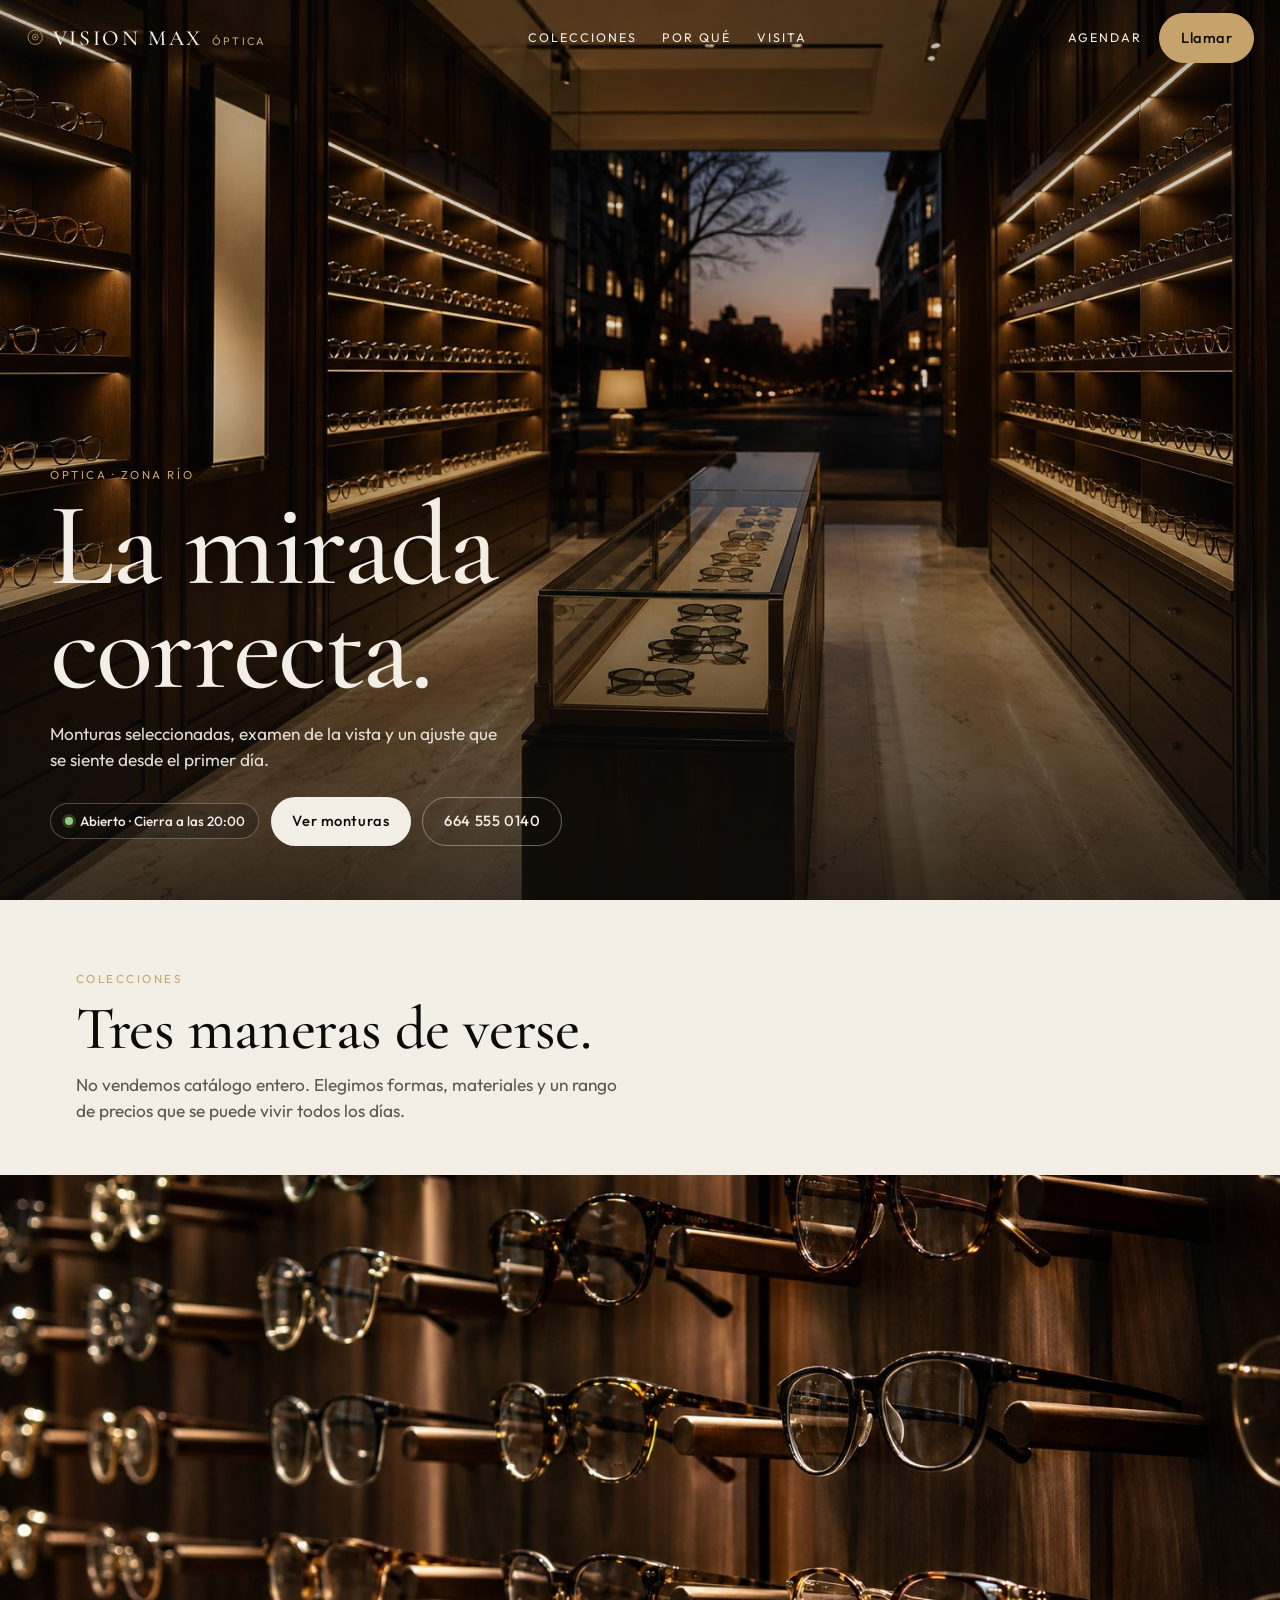
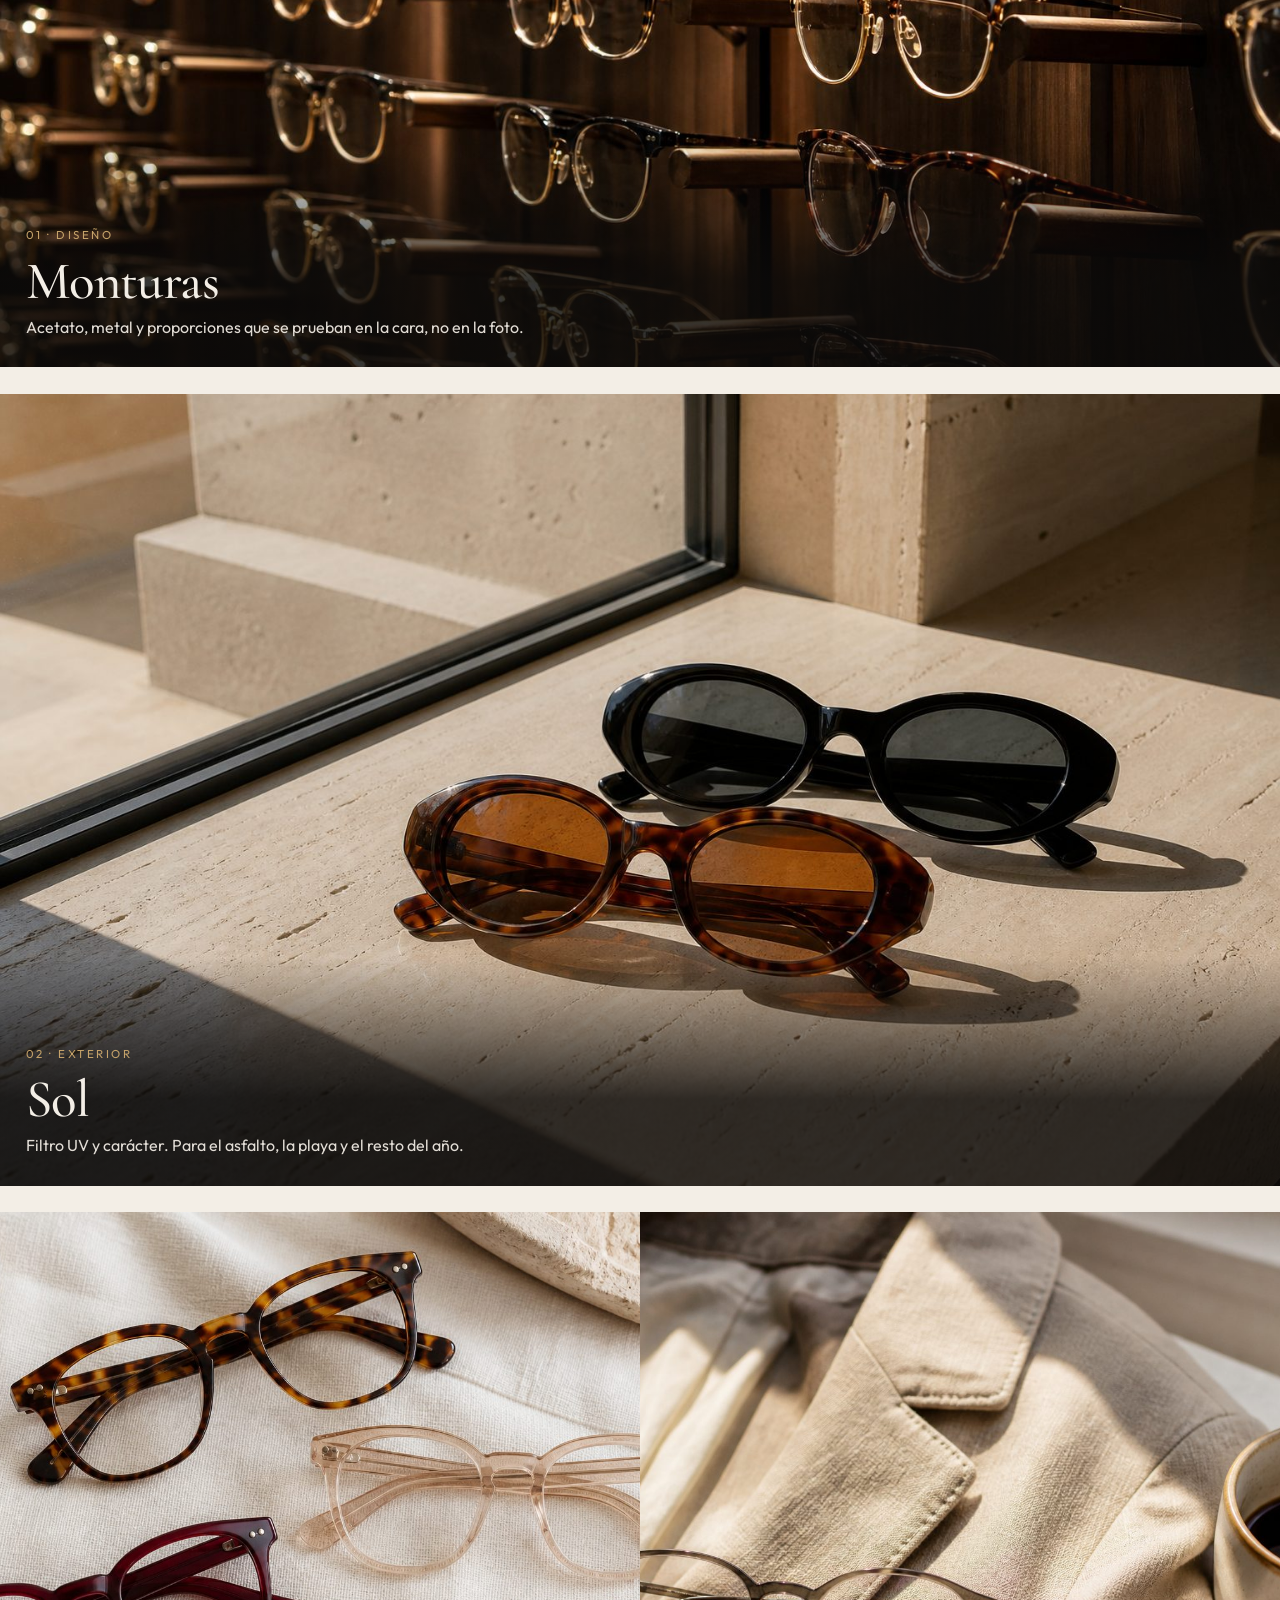
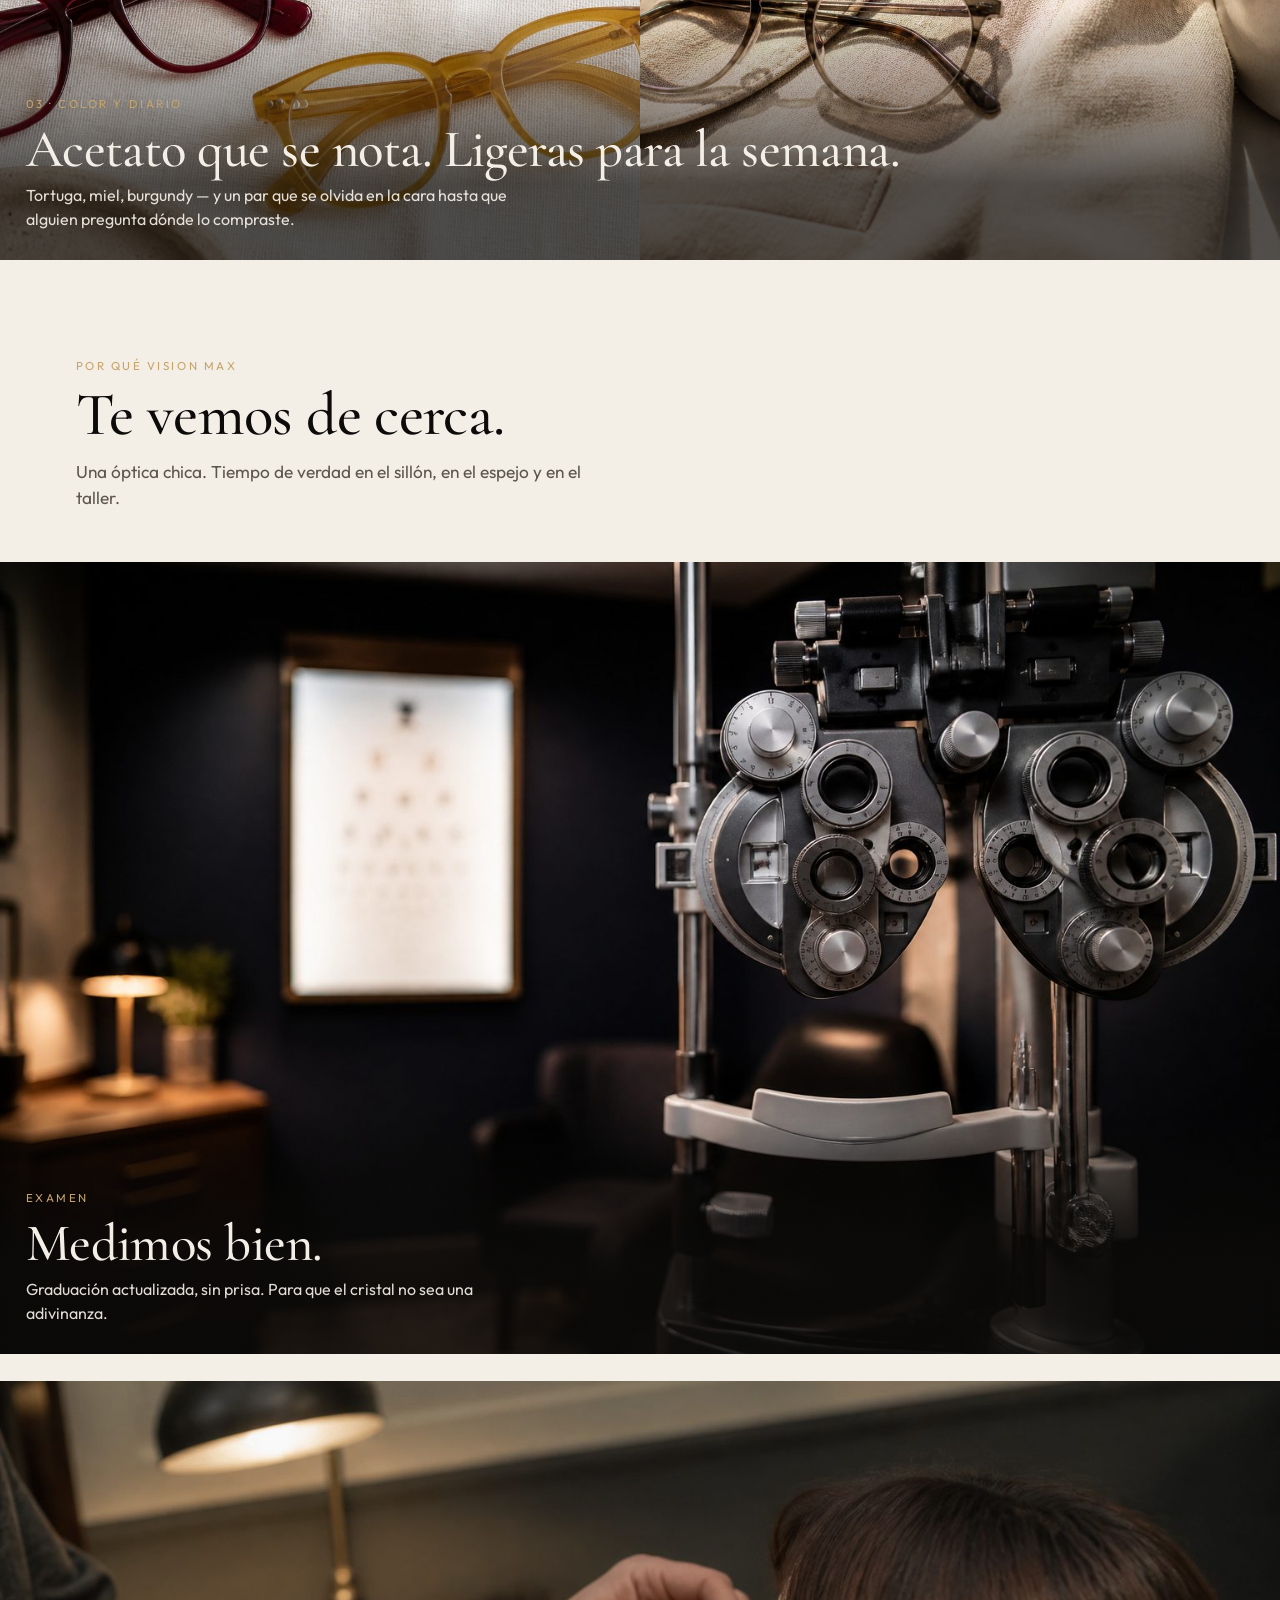
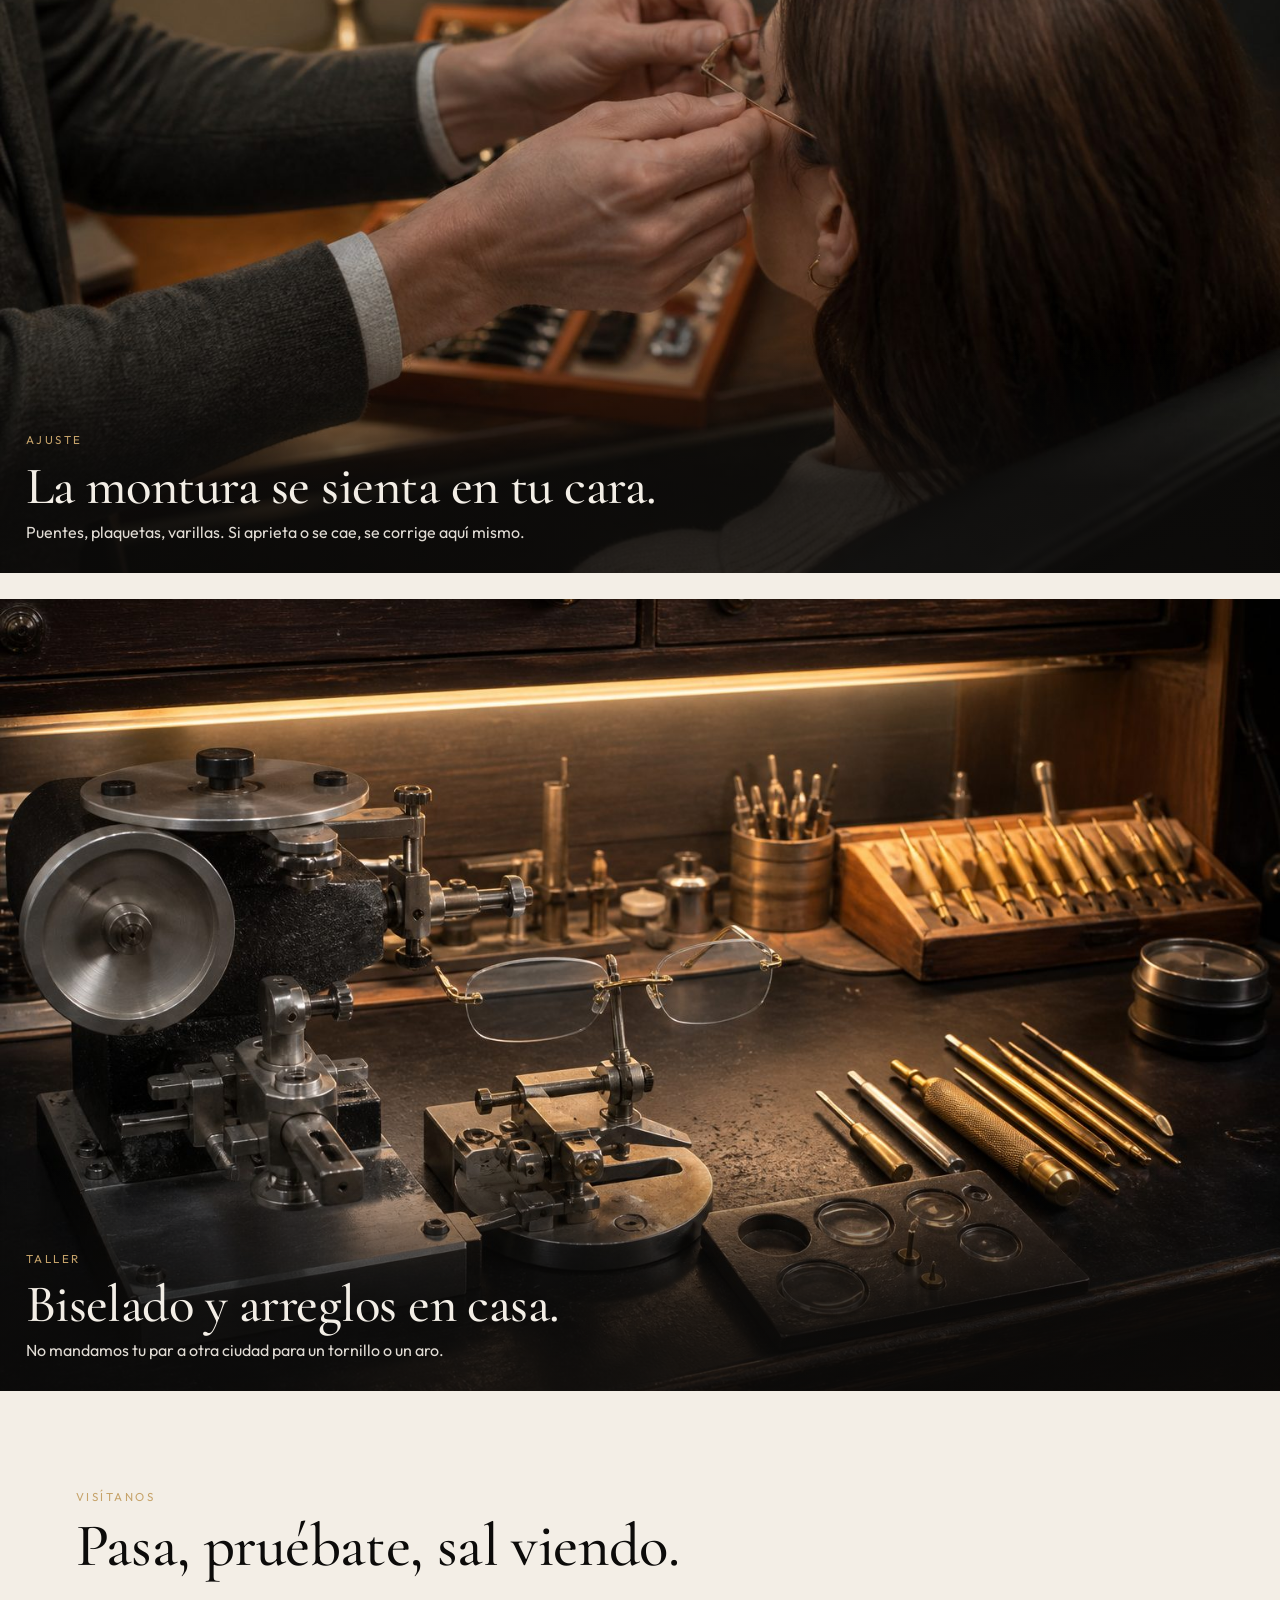
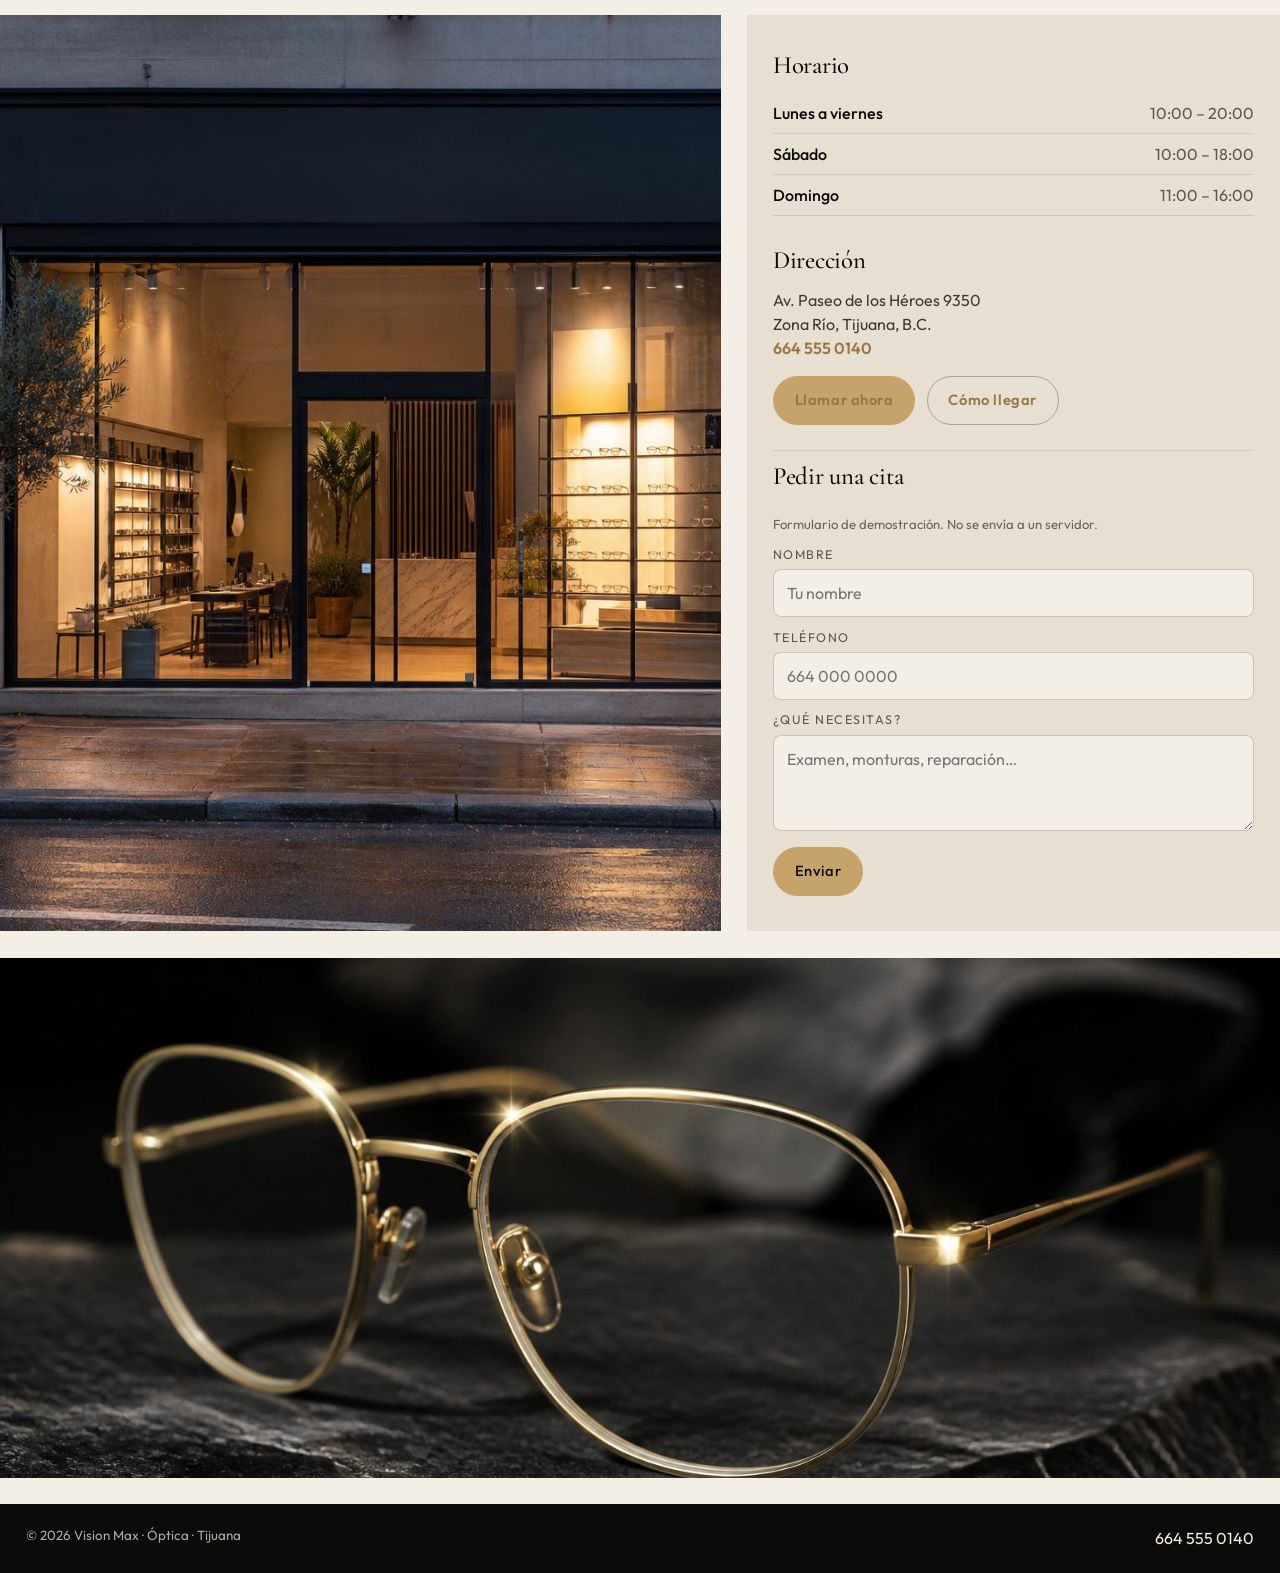
<file: index.html>
<!doctype html>
<html lang="es">
<head>
  <meta charset="utf-8" />
  <meta name="viewport" content="width=device-width, initial-scale=1" />
  <title>Vision Max — Óptica</title>
  <meta name="description" content="Óptica Vision Max en Zona Río, Tijuana. Monturas de diseño, lentes de sol, examen de la vista y ajuste fino. Lunes a sábado." />
  <meta name="theme-color" content="#0c0b0a" />
  <link rel="icon" href="favicon.svg" type="image/svg+xml" />
  <link rel="canonical" href="https://devinlegend.github.io/demosite2/" />
  <meta property="og:locale" content="es_MX" />
  <meta property="og:title" content="Vision Max — Óptica" />
  <meta property="og:description" content="Monturas de diseño, examen de la vista y un ajuste que se siente desde el primer día." />
  <meta property="og:image" content="https://devinlegend.github.io/demosite2/images/hero-boutique.jpg" />
  <meta property="og:type" content="website" />
  <link rel="preconnect" href="https://fonts.googleapis.com" />
  <link rel="preconnect" href="https://fonts.gstatic.com" crossorigin />
  <link href="https://fonts.googleapis.com/css2?family=Cormorant+Garamond:ital,wght@0,500;0,600;1,500;1,600&family=Outfit:wght@400;500;600&display=swap" rel="stylesheet" />
  <link rel="stylesheet" href="styles.css" />
</head>
<body>
  <a class="skip" href="#contenido">Saltar al contenido</a>

  <header class="header" id="header">
    <div class="header__inner">
      <a class="brand" href="#inicio">
        <svg class="brand__mark" viewBox="0 0 32 32" aria-hidden="true">
          <circle cx="16" cy="16" r="12.5" fill="none" stroke="currentColor" stroke-width="1.4" />
          <circle cx="16" cy="16" r="5" fill="none" stroke="currentColor" stroke-width="1.2" />
          <circle cx="16" cy="16" r="1.6" fill="currentColor" />
        </svg>
        <span class="brand__name">Vision Max</span>
        <span class="brand__tag">Óptica</span>
      </a>
      <nav class="nav" id="nav" aria-label="Principal">
        <a href="#colecciones">Colecciones</a>
        <a href="#por-que">Por qué</a>
        <a href="#visita">Visita</a>
        <a class="nav__call" href="tel:+526645550140">Llamar</a>
      </nav>
      <div class="header__cta">
        <a class="link-quiet" href="#visita">Agendar</a>
        <a class="btn btn--gold" href="tel:+526645550140">Llamar</a>
      </div>
      <button class="nav-toggle" id="navToggle" type="button" aria-expanded="false" aria-controls="nav" aria-label="Abrir menú">
        <span></span><span></span><span></span>
      </button>
    </div>
  </header>

  <section class="hero" id="inicio">
    <img class="hero__photo" src="images/hero-boutique.jpg" alt="Interior de la óptica Vision Max, vitrinas de nogal iluminadas y piso de mármol al atardecer" />
    <div class="hero__veil"></div>
    <div class="hero__copy">
      <p class="eyebrow">Óptica · Zona Río</p>
      <h1>La mirada<br>correcta.</h1>
      <p class="hero__lead">Monturas seleccionadas, examen de la vista y un ajuste que se siente desde el primer día.</p>
      <div class="hero__row">
        <span class="hours-chip" id="hoursChip">
          <span class="hours-chip__dot"></span>
          <span id="hoursChipText">Abierto todos los días</span>
        </span>
        <a class="btn btn--ivory" href="#colecciones">Ver monturas</a>
        <a class="btn btn--ghost" href="tel:+526645550140">664 555 0140</a>
      </div>
    </div>
  </section>

  <main id="contenido">
    <section class="band" id="colecciones">
      <p class="eyebrow">Colecciones</p>
      <h2>Tres maneras de verse.</h2>
      <p class="lead">No vendemos catálogo entero. Elegimos formas, materiales y un rango de precios que se puede vivir todos los días.</p>
    </section>

    <div class="stack">
      <figure class="shot">
        <img src="images/coleccion-monturas.jpg" alt="Pared de monturas de acetato y metal sobre nogal, iluminadas de frente" />
        <figcaption class="shot__cap">
          <p class="eyebrow">01 · Diseño</p>
          <h3>Monturas</h3>
          <p>Acetato, metal y proporciones que se prueban en la cara, no en la foto.</p>
        </figcaption>
      </figure>

      <figure class="shot">
        <img src="images/coleccion-sol.jpg" alt="Dos pares de lentes de sol ovalados sobre travertino, con luz de mediodía" />
        <figcaption class="shot__cap">
          <p class="eyebrow">02 · Exterior</p>
          <h3>Sol</h3>
          <p>Filtro UV y carácter. Para el asfalto, la playa y el resto del año.</p>
        </figcaption>
      </figure>

      <figure class="shot shot--split">
        <img src="images/coleccion-acetato.jpg" alt="Cuatro monturas de acetato en tortuga, rosa, burgundy y miel sobre lino claro" />
        <img src="images/coleccion-diario.jpg" alt="Montura redonda sobre un saco de lino junto a una taza de café" />
        <figcaption class="shot__cap shot__cap--light">
          <p class="eyebrow">03 · Color y diario</p>
          <h3>Acetato que se nota. Ligeras para la semana.</h3>
          <p>Tortuga, miel, burgundy — y un par que se olvida en la cara hasta que alguien pregunta dónde lo compraste.</p>
        </figcaption>
      </figure>
    </div>

    <section class="band" id="por-que">
      <p class="eyebrow">Por qué Vision Max</p>
      <h2>Te vemos de cerca.</h2>
      <p class="lead">Una óptica chica. Tiempo de verdad en el sillón, en el espejo y en el taller.</p>
    </section>

    <div class="stack">
      <figure class="shot">
        <img src="images/por-que-examen.jpg" alt="Foróptero y consultorio de optometría con iluminación baja" />
        <figcaption class="shot__cap">
          <p class="eyebrow">Examen</p>
          <h3>Medimos bien.</h3>
          <p>Graduación actualizada, sin prisa. Para que el cristal no sea una adivinanza.</p>
        </figcaption>
      </figure>

      <figure class="shot">
        <img src="images/por-que-ajuste.jpg" alt="Óptico ajustando una montura dorada en el rostro de una clienta" />
        <figcaption class="shot__cap">
          <p class="eyebrow">Ajuste</p>
          <h3>La montura se sienta en tu cara.</h3>
          <p>Puentes, plaquetas, varillas. Si aprieta o se cae, se corrige aquí mismo.</p>
        </figcaption>
      </figure>

      <figure class="shot">
        <img src="images/por-que-taller.jpg" alt="Banco de taller óptico con montura en prensa y herramientas de precisión" />
        <figcaption class="shot__cap">
          <p class="eyebrow">Taller</p>
          <h3>Biselado y arreglos en casa.</h3>
          <p>No mandamos tu par a otra ciudad para un tornillo o un aro.</p>
        </figcaption>
      </figure>
    </div>

    <section class="band band--tight" id="visita">
      <p class="eyebrow">Visítanos</p>
      <h2>Pasa, pruébate, sal viendo.</h2>
    </section>

    <section class="visit">
      <figure class="visit__photo">
        <img src="images/visita-fachada.jpg" alt="Fachada de cristal de Vision Max al anochecer, con la tienda iluminada hacia la calle" />
      </figure>
      <div class="visit__panel">
        <div class="visit__block">
          <h3>Horario</h3>
          <ul class="hours">
            <li><span>Lunes a viernes</span><span>10:00 – 20:00</span></li>
            <li><span>Sábado</span><span>10:00 – 18:00</span></li>
            <li><span>Domingo</span><span>11:00 – 16:00</span></li>
          </ul>
        </div>
        <div class="visit__block">
          <h3>Dirección</h3>
          <p>
            Av. Paseo de los Héroes 9350<br />
            Zona Río, Tijuana, B.C.
          </p>
          <p><a href="tel:+526645550140">664 555 0140</a></p>
          <div class="hero__row">
            <a class="btn btn--gold" href="tel:+526645550140">Llamar ahora</a>
            <a class="btn btn--outline" href="https://www.google.com/maps/dir/?api=1&destination=Paseo+de+los+H%C3%A9roes+9350+Zona+R%C3%ADo+Tijuana" target="_blank" rel="noopener">Cómo llegar</a>
          </div>
        </div>
        <form class="cita" id="citaForm" action="#" method="post">
          <h3>Pedir una cita</h3>
          <p class="cita__hint">Formulario de demostración. No se envía a un servidor.</p>
          <label>
            Nombre
            <input type="text" name="nombre" autocomplete="name" required placeholder="Tu nombre" />
          </label>
          <label>
            Teléfono
            <input type="tel" name="telefono" autocomplete="tel" required placeholder="664 000 0000" />
          </label>
          <label>
            ¿Qué necesitas?
            <textarea name="mensaje" rows="3" placeholder="Examen, monturas, reparación…"></textarea>
          </label>
          <button class="btn btn--gold" type="submit">Enviar</button>
          <p class="cita__ok" id="formNote" hidden tabindex="-1">Gracias. En un sitio real te llamaríamos para confirmar.</p>
        </form>
      </div>
    </section>

    <section class="detail">
      <img src="images/detalle-oro.jpg" alt="Detalle de una montura de oro sobre piedra oscura" />
    </section>
  </main>

  <footer class="footer">
    <div class="footer__inner">
      <small>© 2026 Vision Max · Óptica · Tijuana</small>
      <a href="tel:+526645550140">664 555 0140</a>
    </div>
  </footer>

  <script src="site.js"></script>
</body>
</html>
</file>
<file: styles.css>
/* Vision Max — óptica, una sola página */

:root {
  --ink: #0c0b0a;
  --ivory: #f3eee6;
  --paper: #e7dfd2;
  --gold: #c6a36a;
  --gold-d: #9a7844;
  --mist: rgba(243, 238, 230, .92);
  --font: "Outfit", system-ui, sans-serif;
  --display: "Cormorant Garamond", Georgia, serif;
  --gap: 1.65rem;
  --max: 1180px;
  --ease: .28s ease;
}

*, *::before, *::after { box-sizing: border-box; margin: 0; padding: 0; }
html { scroll-behavior: smooth; }
body {
  font-family: var(--font);
  background: var(--ivory);
  color: var(--ink);
  line-height: 1.5;
  -webkit-font-smoothing: antialiased;
}
img { max-width: 100%; display: block; }
a { color: inherit; }
button, input, textarea { font: inherit; color: inherit; }
.skip {
  position: absolute;
  left: 1rem;
  top: -4rem;
  background: var(--ink);
  color: var(--ivory);
  padding: .6rem 1rem;
  z-index: 80;
}
.skip:focus { top: 1rem; }

.btn {
  display: inline-flex;
  align-items: center;
  justify-content: center;
  gap: .4rem;
  padding: .78rem 1.3rem;
  border-radius: 999px;
  font-weight: 500;
  font-size: .92rem;
  letter-spacing: .04em;
  text-decoration: none;
  border: 1px solid transparent;
  cursor: pointer;
  transition: background var(--ease), color var(--ease), border-color var(--ease);
}
.btn--gold { background: var(--gold); color: var(--ink); border-color: var(--gold); }
.btn--gold:hover { background: #d4b47c; }
.btn--ivory { background: var(--ivory); color: var(--ink); }
.btn--ivory:hover { background: #fff; }
.btn--ghost { background: transparent; color: var(--ivory); border-color: rgba(243,238,230,.4); }
.btn--ghost:hover { background: rgba(243,238,230,.1); }
.btn--outline { background: transparent; color: var(--ink); border-color: rgba(12,11,10,.28); }
.btn--outline:hover { border-color: var(--ink); }
.link-quiet {
  color: var(--ivory);
  text-decoration: none;
  font-size: .78rem;
  letter-spacing: .16em;
  text-transform: uppercase;
}

.header {
  position: fixed;
  inset: 0 0 auto;
  z-index: 40;
  background: transparent;
  transition: background var(--ease), border-color var(--ease);
  border-bottom: 1px solid transparent;
}
.header.is-scrolled,
.header.is-open {
  background: rgba(12, 11, 10, .78);
  backdrop-filter: blur(16px);
  border-bottom-color: rgba(198, 163, 106, .28);
}
.header__inner {
  display: flex;
  align-items: center;
  justify-content: space-between;
  gap: 1.2rem;
  min-height: 76px;
  max-width: 1440px;
  margin: 0 auto;
  padding: 0 1.6rem;
}
.brand {
  display: flex;
  align-items: baseline;
  gap: .55rem;
  color: var(--ivory);
  text-decoration: none;
}
.brand__mark {
  width: 1.15rem;
  height: 1.15rem;
  color: var(--gold);
  transform: translateY(2px);
}
.brand__name {
  font-family: var(--display);
  font-size: 1.35rem;
  font-weight: 500;
  letter-spacing: .12em;
  text-transform: uppercase;
}
.brand__tag {
  font-size: .68rem;
  letter-spacing: .22em;
  text-transform: uppercase;
  color: var(--gold);
}
.nav {
  display: flex;
  align-items: center;
  gap: 1.6rem;
}
.nav a {
  color: var(--ivory);
  text-decoration: none;
  font-size: .78rem;
  letter-spacing: .16em;
  text-transform: uppercase;
}
.nav a:hover { color: var(--gold); }
.nav__call { display: none; }
.header__cta { display: flex; align-items: center; gap: 1.1rem; }
.nav-toggle {
  display: none;
  flex-direction: column;
  gap: 5px;
  background: none;
  border: 0;
  cursor: pointer;
  padding: 6px;
}
.nav-toggle span {
  display: block;
  width: 20px;
  height: 1.5px;
  background: var(--ivory);
}

.hero {
  position: relative;
  min-height: 100vh;
  min-height: 100dvh;
  display: flex;
  align-items: flex-end;
  color: var(--ivory);
  background: var(--ink);
}
.hero__photo {
  position: absolute;
  inset: 0;
  width: 100%;
  height: 100%;
  object-fit: cover;
}
.hero__veil {
  position: absolute;
  inset: 0;
  background:
    linear-gradient(180deg, rgba(12,11,10,.28) 0%, rgba(12,11,10,.12) 38%, rgba(12,11,10,.78) 100%);
}
.hero__copy {
  position: relative;
  z-index: 1;
  width: min(100% - 3.2rem, var(--max));
  margin: 0 auto;
  padding: 7rem 0 3.4rem;
}
.eyebrow {
  font-size: .72rem;
  letter-spacing: .22em;
  text-transform: uppercase;
  color: var(--gold);
  margin-bottom: .7rem;
}
.hero h1 {
  font-family: var(--display);
  font-weight: 500;
  font-size: clamp(3.4rem, 11vw, 7.4rem);
  line-height: .88;
  letter-spacing: -.02em;
}
.hero__lead {
  max-width: 28rem;
  margin: 1.15rem 0 1.5rem;
  font-size: 1.08rem;
  color: var(--mist);
}
.hero__row {
  display: flex;
  flex-wrap: wrap;
  gap: .7rem;
  align-items: center;
}
.hours-chip {
  display: inline-flex;
  align-items: center;
  gap: .45rem;
  border: 1px solid rgba(243,238,230,.28);
  padding: .42rem .85rem;
  border-radius: 999px;
  font-size: .84rem;
  font-weight: 500;
  background: rgba(12,11,10,.28);
}
.hours-chip__dot {
  width: 8px;
  height: 8px;
  border-radius: 50%;
  background: #8dce7a;
  box-shadow: 0 0 0 3px rgba(141,206,122,.22);
}
.hours-chip.is-closed .hours-chip__dot {
  background: #e0b45a;
  box-shadow: none;
}

.band {
  background: var(--ivory);
  color: var(--ink);
  padding: 4.4rem 1.6rem 3.2rem;
  max-width: var(--max);
  margin: 0 auto;
}
.band--tight { padding-bottom: 1.6rem; }
.band h2,
.shot__cap h3,
.visit__panel h3 {
  font-family: var(--display);
  font-weight: 500;
  letter-spacing: -.01em;
}
.band h2 {
  font-size: clamp(2.4rem, 5vw, 3.8rem);
  line-height: 1;
  margin-bottom: .8rem;
}
.lead {
  max-width: 34rem;
  color: #5c564c;
  font-size: 1.08rem;
}

/* Contrast gaps: ivory page showing between stacked full-bleed photos */
.stack {
  background: var(--ivory);
  display: flex;
  flex-direction: column;
  gap: var(--gap);
  padding: 0 0 var(--gap);
}
.shot {
  position: relative;
  margin: 0;
  background: var(--ink);
}
.shot img {
  width: 100%;
  height: min(88vh, 820px);
  object-fit: cover;
}
.shot--split {
  display: grid;
  grid-template-columns: 1fr 1fr;
}
.shot--split img { height: min(72vh, 680px); }
.shot__cap {
  position: absolute;
  left: 0;
  right: 0;
  bottom: 0;
  padding: 5.5rem 1.6rem 1.8rem;
  background: linear-gradient(180deg, transparent, rgba(12,11,10,.82) 62%);
  color: var(--ivory);
  max-width: none;
}
.shot__cap h3 {
  font-size: clamp(2rem, 4.4vw, 3.3rem);
  line-height: 1;
  margin-bottom: .45rem;
}
.shot__cap p:last-child {
  max-width: 32rem;
  color: var(--mist);
}
.shot__cap--light {
  background: linear-gradient(180deg, transparent, rgba(12,11,10,.7) 70%);
  grid-column: 1 / -1;
}

.visit {
  display: grid;
  grid-template-columns: 1.15fr .85fr;
  gap: var(--gap);
  background: var(--ivory);
  padding: 0 0 var(--gap);
}
.visit__photo img {
  width: 100%;
  height: 100%;
  min-height: 620px;
  object-fit: cover;
}
.visit__panel {
  background: var(--paper);
  padding: 2rem 1.6rem 2.2rem;
  display: flex;
  flex-direction: column;
  gap: 1.6rem;
}
.visit__panel h3 {
  font-size: 1.55rem;
  margin-bottom: .55rem;
}
.hours { list-style: none; }
.hours li {
  display: flex;
  justify-content: space-between;
  gap: 1rem;
  padding: .5rem 0;
  border-bottom: 1px solid rgba(12,11,10,.1);
  font-weight: 500;
}
.hours li span:last-child { color: #5c564c; font-weight: 400; }
.visit__block p { color: #3d3933; }
.visit__block a { color: var(--gold-d); font-weight: 600; text-decoration: none; }
.visit__block .hero__row { margin-top: 1rem; }

.cita {
  display: flex;
  flex-direction: column;
  gap: .7rem;
  padding-top: .4rem;
  border-top: 1px solid rgba(12,11,10,.1);
}
.cita__hint { font-size: .82rem; color: #6a645a; }
.cita label {
  display: flex;
  flex-direction: column;
  gap: .28rem;
  font-size: .78rem;
  letter-spacing: .12em;
  text-transform: uppercase;
  color: #5c564c;
}
.cita input,
.cita textarea {
  border: 1px solid rgba(12,11,10,.18);
  background: var(--ivory);
  padding: .7rem .8rem;
  border-radius: 8px;
  text-transform: none;
  letter-spacing: 0;
  font-size: 1rem;
  color: var(--ink);
}
.cita input:focus,
.cita textarea:focus {
  outline: 2px solid var(--gold);
  outline-offset: 1px;
}
.cita .btn { align-self: flex-start; margin-top: .3rem; }
.cita__ok {
  background: #dcead4;
  color: #1e3b18;
  padding: .7rem .85rem;
  border-radius: 8px;
}

.detail { background: var(--ivory); padding: 0 0 var(--gap); }
.detail img {
  width: 100%;
  height: min(58vh, 520px);
  object-fit: cover;
}

.footer {
  background: var(--ink);
  color: rgba(243,238,230,.7);
  padding: 1.4rem 1.6rem;
}
.footer__inner {
  max-width: 1440px;
  margin: 0 auto;
  display: flex;
  justify-content: space-between;
  gap: 1rem;
  flex-wrap: wrap;
}
.footer a { color: var(--ivory); text-decoration: none; }
.footer a:hover { color: var(--gold); }

@media (max-width: 900px) {
  .visit, .shot--split { grid-template-columns: 1fr; }
  .shot--split img, .shot img { height: min(70vh, 620px); }
  .header__cta .link-quiet { display: none; }
  .visit__photo img { min-height: 380px; }
}

@media (max-width: 720px) {
  .nav-toggle { display: flex; }
  .nav {
    display: none;
    position: absolute;
    top: 76px;
    left: 0;
    right: 0;
    background: rgba(12, 11, 10, .94);
    flex-direction: column;
    align-items: flex-start;
    padding: 1.1rem 1.6rem 1.5rem;
    gap: 1rem;
  }
  .nav.is-open { display: flex; }
  .nav__call { display: block; }
  .header__cta { display: none; }
  .hero__copy { width: min(100% - 2.4rem, var(--max)); padding-bottom: 2.4rem; }
  .band { padding: 3.2rem 1.2rem 2.2rem; }
}
</file>
